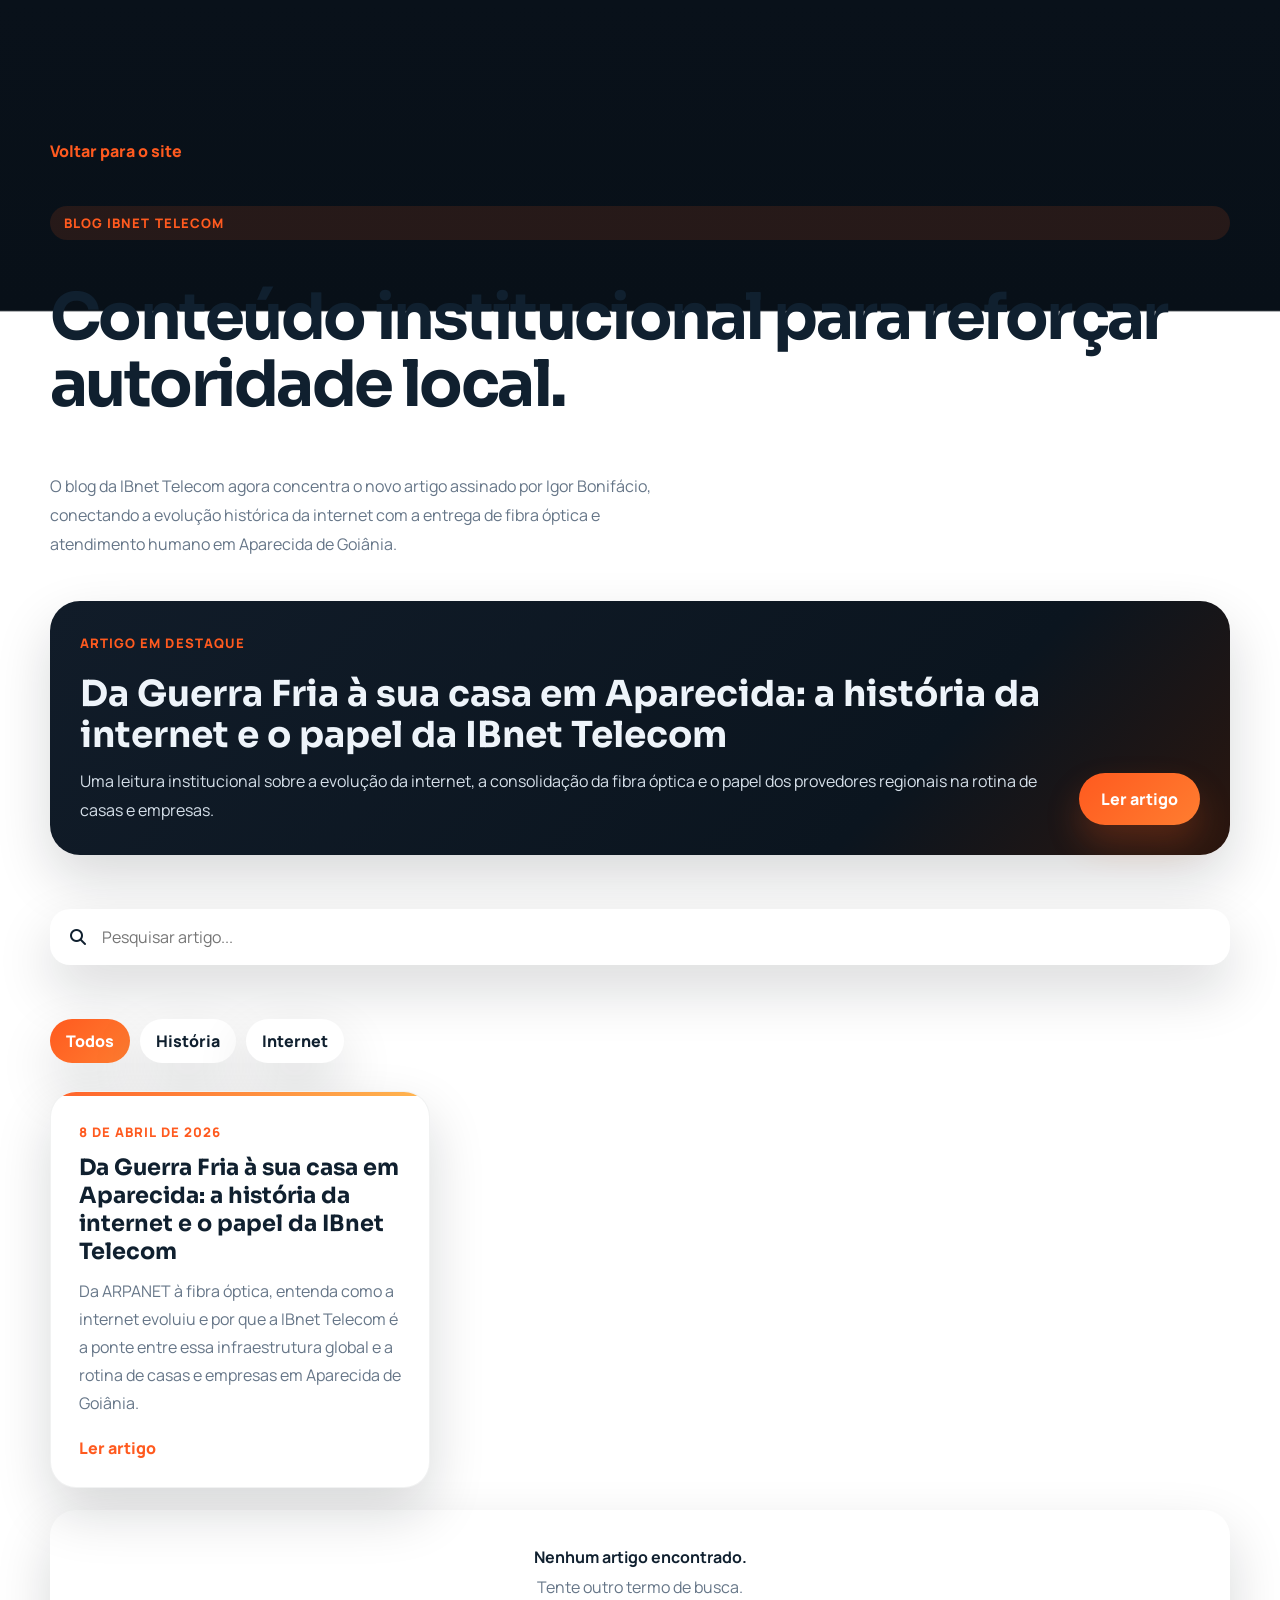
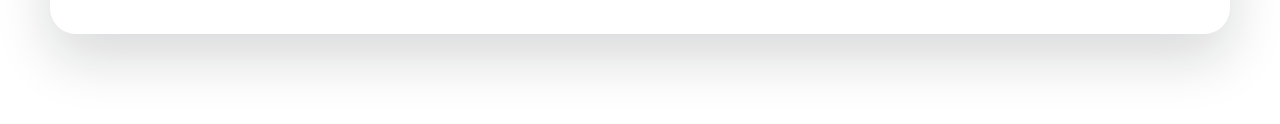
<file: blog/index.html>
<!DOCTYPE html>
<html lang="pt-BR">
<head>
    <meta charset="UTF-8">
    <meta name="viewport" content="width=device-width, initial-scale=1.0">
    <title>Blog IBnet Telecom</title>
    <meta name="description" content="Artigo da IBnet Telecom sobre a história da internet, da ARPANET à fibra óptica, e seu impacto em Aparecida de Goiânia.">
    <link rel="preconnect" href="https://fonts.googleapis.com">
    <link rel="preconnect" href="https://fonts.gstatic.com" crossorigin>
    <link href="https://fonts.googleapis.com/css2?family=Manrope:wght@400;500;600;700;800&family=Sora:wght@600;700;800&display=swap" rel="stylesheet">
    <link rel="stylesheet" href="https://cdnjs.cloudflare.com/ajax/libs/font-awesome/6.5.2/css/all.min.css">
    <link rel="stylesheet" href="../styles.css">
</head>
<body>
    <div class="page-bg"></div>

    <main class="blog-shell">
        <div class="container">
            <section class="blog-hero blog-stage-two">
                <a href="../index.html" class="article-back">Voltar para o site</a>
                <span class="eyebrow">Blog IBnet Telecom</span>
                <h1 class="blog-title">Conteúdo institucional para reforçar autoridade local.</h1>
                <p class="blog-intro">O blog da IBnet Telecom agora concentra o novo artigo assinado por Igor Bonifácio, conectando a evolução histórica da internet com a entrega de fibra óptica e atendimento humano em Aparecida de Goiânia.</p>

                <div class="blog-featured-card">
                    <div>
                        <span class="blog-meta">Artigo em destaque</span>
                        <h2>Da Guerra Fria à sua casa em Aparecida: a história da internet e o papel da IBnet Telecom</h2>
                        <p>Uma leitura institucional sobre a evolução da internet, a consolidação da fibra óptica e o papel dos provedores regionais na rotina de casas e empresas.</p>
                    </div>
                    <a href="da-guerra-fria-a-sua-casa-em-aparecida.html" class="btn btn-primary">Ler artigo</a>
                </div>

                <div class="blog-toolbar">
                    <div class="blog-search">
                        <i class="fas fa-search"></i>
                        <input type="search" id="blogSearch" placeholder="Pesquisar artigo...">
                    </div>
                    <div class="blog-filters">
                        <button type="button" class="blog-chip active" data-blog-filter="all">Todos</button>
                        <button type="button" class="blog-chip" data-blog-filter="historia">História</button>
                        <button type="button" class="blog-chip" data-blog-filter="internet">Internet</button>
                    </div>
                </div>
            </section>

            <section class="blog-list blog-stage-grid" id="blogList">
                <article class="blog-card" data-category="historia" data-title="Da Guerra Fria à sua casa em Aparecida: a história da internet e o papel da IBnet Telecom" data-keywords="internet arpanet tcp ip web fibra óptica aparecida de goiania ibnet telecom igor bonifacio historia">
                    <span class="blog-meta">8 de abril de 2026</span>
                    <h2>Da Guerra Fria à sua casa em Aparecida: a história da internet e o papel da IBnet Telecom</h2>
                    <p>Da ARPANET à fibra óptica, entenda como a internet evoluiu e por que a IBnet Telecom é a ponte entre essa infraestrutura global e a rotina de casas e empresas em Aparecida de Goiânia.</p>
                    <a href="da-guerra-fria-a-sua-casa-em-aparecida.html">Ler artigo</a>
                </article>
            </section>

            <div class="blog-empty-state" id="blogEmptyState" hidden>
                <strong>Nenhum artigo encontrado.</strong>
                <span>Tente outro termo de busca.</span>
            </div>
        </div>
    </main>

    <script src="../script.js"></script>
</body>
</html>
</file>
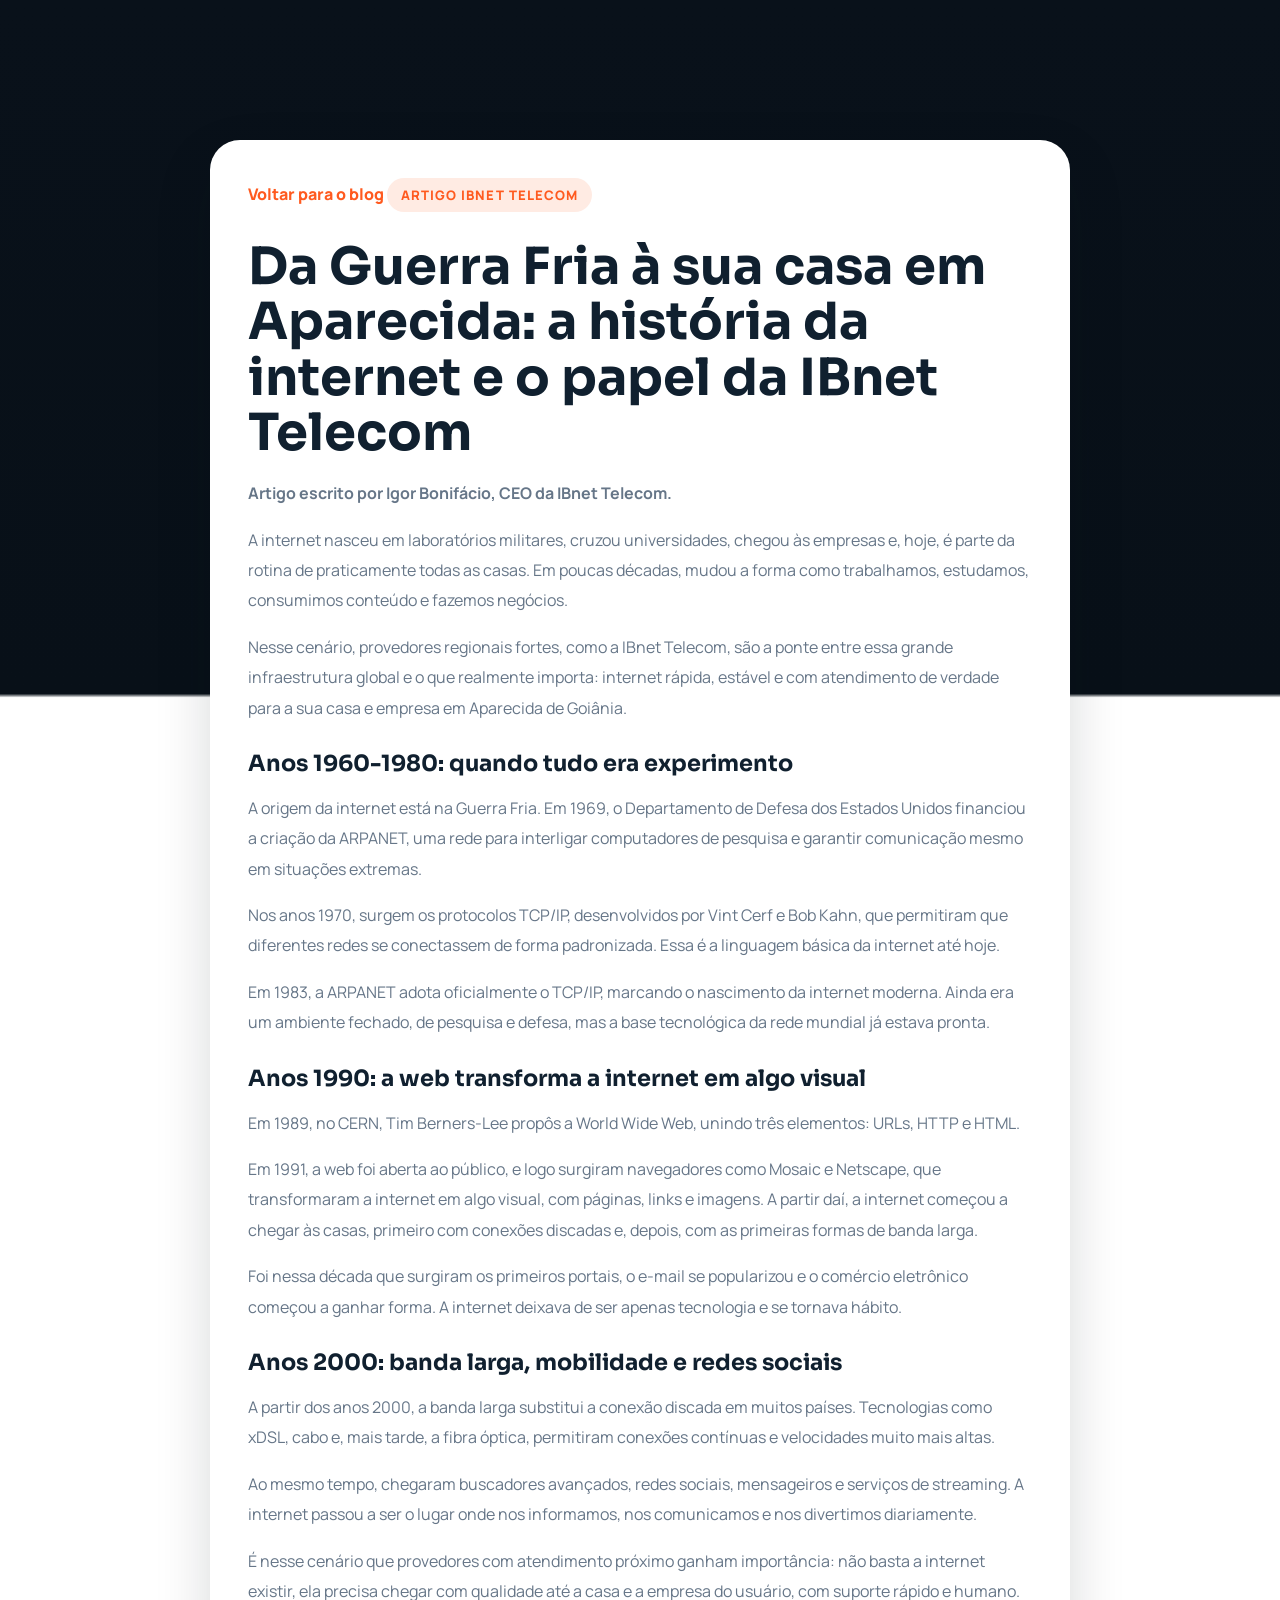
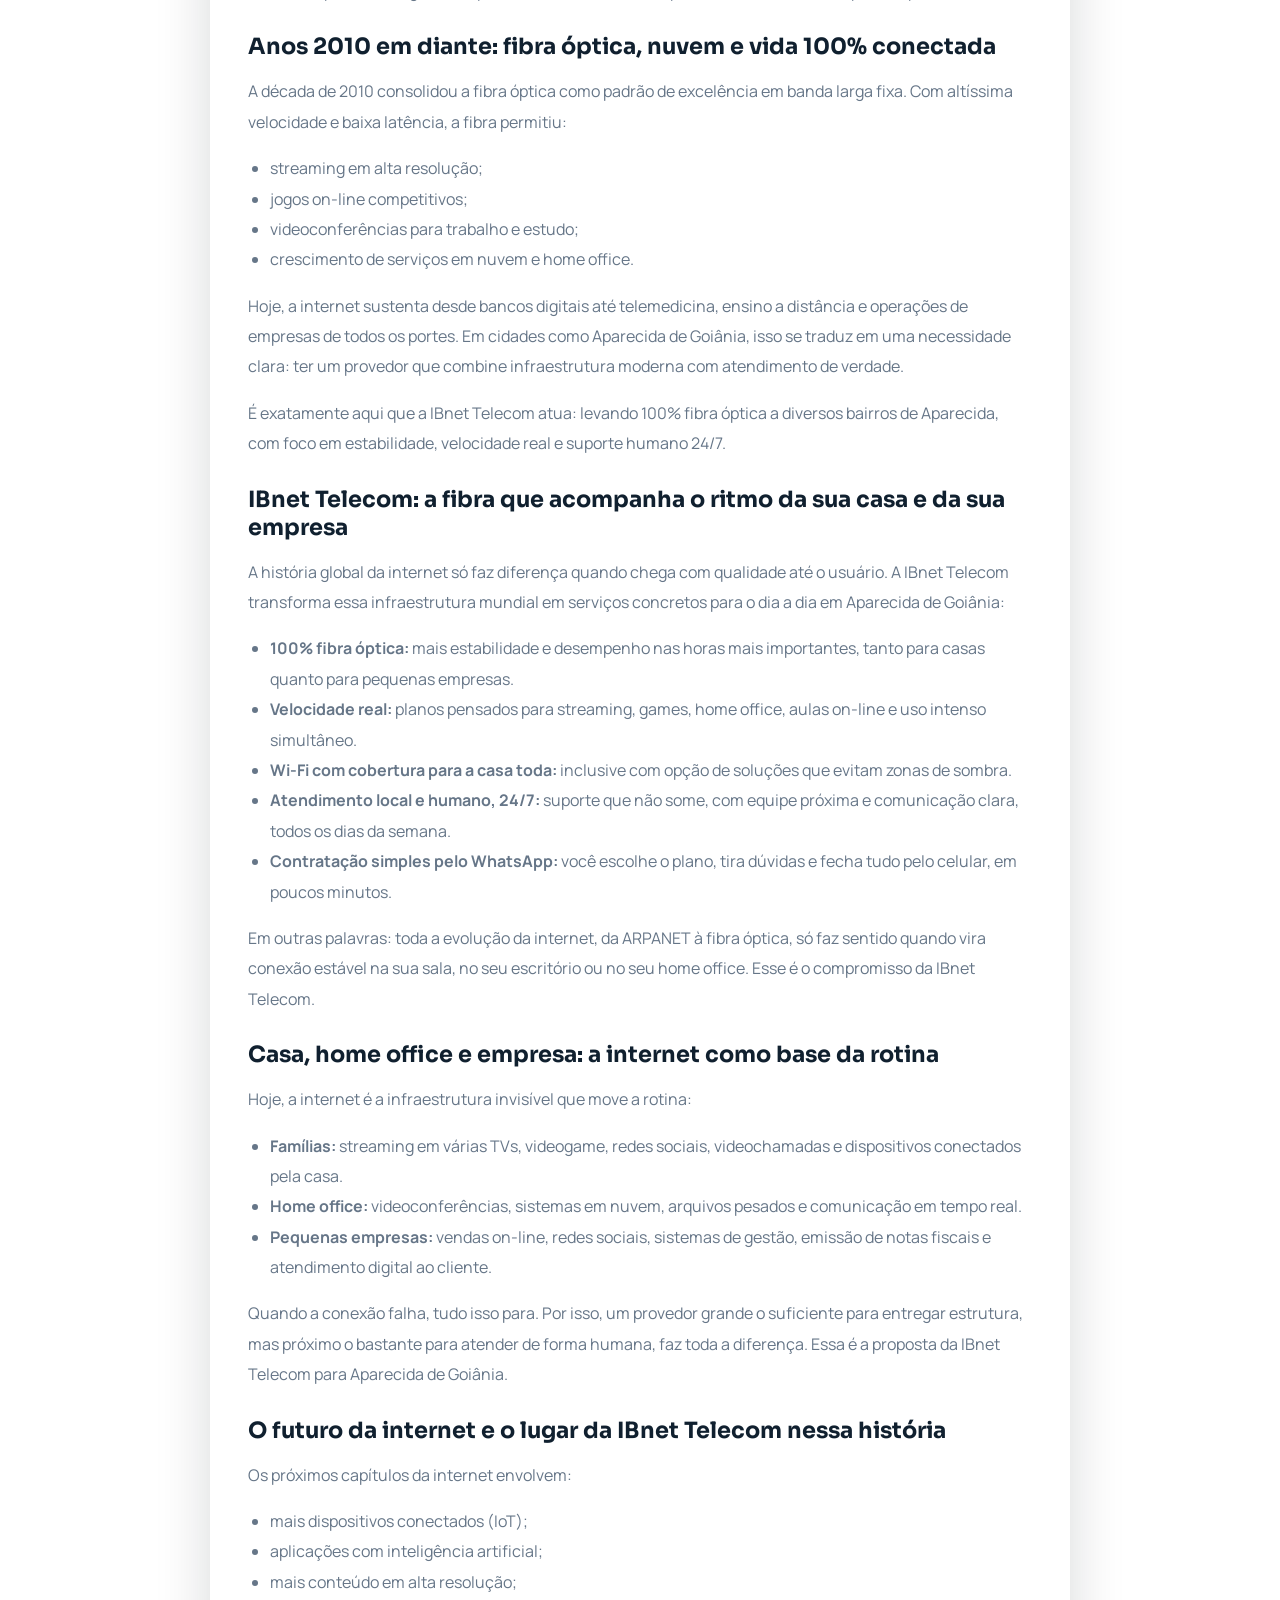
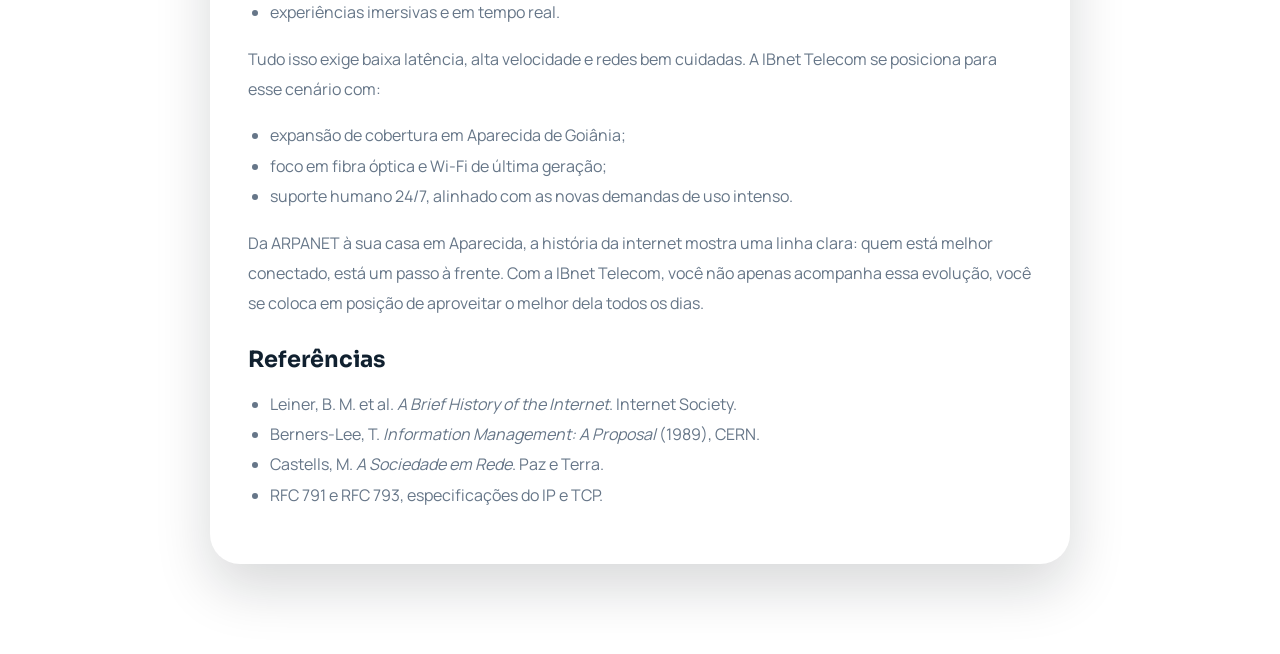
<file: blog/da-guerra-fria-a-sua-casa-em-aparecida.html>
<!DOCTYPE html>
<html lang="pt-BR">
<head>
    <meta charset="UTF-8">
    <meta name="viewport" content="width=device-width, initial-scale=1.0">
    <title>Da Guerra Fria à sua casa em Aparecida | Blog IBnet Telecom</title>
    <meta name="description" content="Artigo da IBnet Telecom sobre a história da internet, da ARPANET à fibra óptica, e como essa evolução chega à rotina de Aparecida de Goiânia.">
    <link rel="preconnect" href="https://fonts.googleapis.com">
    <link rel="preconnect" href="https://fonts.gstatic.com" crossorigin>
    <link href="https://fonts.googleapis.com/css2?family=Manrope:wght@400;500;600;700;800&family=Sora:wght@600;700;800&display=swap" rel="stylesheet">
    <link rel="stylesheet" href="../styles.css">
</head>
<body>
    <div class="page-bg"></div>

    <main class="article-shell">
        <div class="container">
            <article class="article-wrap">
                <a href="index.html" class="article-back">Voltar para o blog</a>
                <span class="eyebrow">Artigo IBnet Telecom</span>
                <h1>Da Guerra Fria à sua casa em Aparecida: a história da internet e o papel da IBnet Telecom</h1>
                <p><strong>Artigo escrito por Igor Bonifácio, CEO da IBnet Telecom.</strong></p>
                <p>A internet nasceu em laboratórios militares, cruzou universidades, chegou às empresas e, hoje, é parte da rotina de praticamente todas as casas. Em poucas décadas, mudou a forma como trabalhamos, estudamos, consumimos conteúdo e fazemos negócios.</p>
                <p>Nesse cenário, provedores regionais fortes, como a IBnet Telecom, são a ponte entre essa grande infraestrutura global e o que realmente importa: internet rápida, estável e com atendimento de verdade para a sua casa e empresa em Aparecida de Goiânia.</p>

                <h2>Anos 1960-1980: quando tudo era experimento</h2>
                <p>A origem da internet está na Guerra Fria. Em 1969, o Departamento de Defesa dos Estados Unidos financiou a criação da ARPANET, uma rede para interligar computadores de pesquisa e garantir comunicação mesmo em situações extremas.</p>
                <p>Nos anos 1970, surgem os protocolos TCP/IP, desenvolvidos por Vint Cerf e Bob Kahn, que permitiram que diferentes redes se conectassem de forma padronizada. Essa é a linguagem básica da internet até hoje.</p>
                <p>Em 1983, a ARPANET adota oficialmente o TCP/IP, marcando o nascimento da internet moderna. Ainda era um ambiente fechado, de pesquisa e defesa, mas a base tecnológica da rede mundial já estava pronta.</p>

                <h2>Anos 1990: a web transforma a internet em algo visual</h2>
                <p>Em 1989, no CERN, Tim Berners-Lee propôs a World Wide Web, unindo três elementos: URLs, HTTP e HTML.</p>
                <p>Em 1991, a web foi aberta ao público, e logo surgiram navegadores como Mosaic e Netscape, que transformaram a internet em algo visual, com páginas, links e imagens. A partir daí, a internet começou a chegar às casas, primeiro com conexões discadas e, depois, com as primeiras formas de banda larga.</p>
                <p>Foi nessa década que surgiram os primeiros portais, o e-mail se popularizou e o comércio eletrônico começou a ganhar forma. A internet deixava de ser apenas tecnologia e se tornava hábito.</p>

                <h2>Anos 2000: banda larga, mobilidade e redes sociais</h2>
                <p>A partir dos anos 2000, a banda larga substitui a conexão discada em muitos países. Tecnologias como xDSL, cabo e, mais tarde, a fibra óptica, permitiram conexões contínuas e velocidades muito mais altas.</p>
                <p>Ao mesmo tempo, chegaram buscadores avançados, redes sociais, mensageiros e serviços de streaming. A internet passou a ser o lugar onde nos informamos, nos comunicamos e nos divertimos diariamente.</p>
                <p>É nesse cenário que provedores com atendimento próximo ganham importância: não basta a internet existir, ela precisa chegar com qualidade até a casa e a empresa do usuário, com suporte rápido e humano.</p>

                <h2>Anos 2010 em diante: fibra óptica, nuvem e vida 100% conectada</h2>
                <p>A década de 2010 consolidou a fibra óptica como padrão de excelência em banda larga fixa. Com altíssima velocidade e baixa latência, a fibra permitiu:</p>
                <ul>
                    <li>streaming em alta resolução;</li>
                    <li>jogos on-line competitivos;</li>
                    <li>videoconferências para trabalho e estudo;</li>
                    <li>crescimento de serviços em nuvem e home office.</li>
                </ul>
                <p>Hoje, a internet sustenta desde bancos digitais até telemedicina, ensino a distância e operações de empresas de todos os portes. Em cidades como Aparecida de Goiânia, isso se traduz em uma necessidade clara: ter um provedor que combine infraestrutura moderna com atendimento de verdade.</p>
                <p>É exatamente aqui que a IBnet Telecom atua: levando 100% fibra óptica a diversos bairros de Aparecida, com foco em estabilidade, velocidade real e suporte humano 24/7.</p>

                <h2>IBnet Telecom: a fibra que acompanha o ritmo da sua casa e da sua empresa</h2>
                <p>A história global da internet só faz diferença quando chega com qualidade até o usuário. A IBnet Telecom transforma essa infraestrutura mundial em serviços concretos para o dia a dia em Aparecida de Goiânia:</p>
                <ul>
                    <li><strong>100% fibra óptica:</strong> mais estabilidade e desempenho nas horas mais importantes, tanto para casas quanto para pequenas empresas.</li>
                    <li><strong>Velocidade real:</strong> planos pensados para streaming, games, home office, aulas on-line e uso intenso simultâneo.</li>
                    <li><strong>Wi-Fi com cobertura para a casa toda:</strong> inclusive com opção de soluções que evitam zonas de sombra.</li>
                    <li><strong>Atendimento local e humano, 24/7:</strong> suporte que não some, com equipe próxima e comunicação clara, todos os dias da semana.</li>
                    <li><strong>Contratação simples pelo WhatsApp:</strong> você escolhe o plano, tira dúvidas e fecha tudo pelo celular, em poucos minutos.</li>
                </ul>
                <p>Em outras palavras: toda a evolução da internet, da ARPANET à fibra óptica, só faz sentido quando vira conexão estável na sua sala, no seu escritório ou no seu home office. Esse é o compromisso da IBnet Telecom.</p>

                <h2>Casa, home office e empresa: a internet como base da rotina</h2>
                <p>Hoje, a internet é a infraestrutura invisível que move a rotina:</p>
                <ul>
                    <li><strong>Famílias:</strong> streaming em várias TVs, videogame, redes sociais, videochamadas e dispositivos conectados pela casa.</li>
                    <li><strong>Home office:</strong> videoconferências, sistemas em nuvem, arquivos pesados e comunicação em tempo real.</li>
                    <li><strong>Pequenas empresas:</strong> vendas on-line, redes sociais, sistemas de gestão, emissão de notas fiscais e atendimento digital ao cliente.</li>
                </ul>
                <p>Quando a conexão falha, tudo isso para. Por isso, um provedor grande o suficiente para entregar estrutura, mas próximo o bastante para atender de forma humana, faz toda a diferença. Essa é a proposta da IBnet Telecom para Aparecida de Goiânia.</p>

                <h2>O futuro da internet e o lugar da IBnet Telecom nessa história</h2>
                <p>Os próximos capítulos da internet envolvem:</p>
                <ul>
                    <li>mais dispositivos conectados (IoT);</li>
                    <li>aplicações com inteligência artificial;</li>
                    <li>mais conteúdo em alta resolução;</li>
                    <li>experiências imersivas e em tempo real.</li>
                </ul>
                <p>Tudo isso exige baixa latência, alta velocidade e redes bem cuidadas. A IBnet Telecom se posiciona para esse cenário com:</p>
                <ul>
                    <li>expansão de cobertura em Aparecida de Goiânia;</li>
                    <li>foco em fibra óptica e Wi-Fi de última geração;</li>
                    <li>suporte humano 24/7, alinhado com as novas demandas de uso intenso.</li>
                </ul>
                <p>Da ARPANET à sua casa em Aparecida, a história da internet mostra uma linha clara: quem está melhor conectado, está um passo à frente. Com a IBnet Telecom, você não apenas acompanha essa evolução, você se coloca em posição de aproveitar o melhor dela todos os dias.</p>

                <h2>Referências</h2>
                <ul>
                    <li>Leiner, B. M. et al. <em>A Brief History of the Internet</em>. Internet Society.</li>
                    <li>Berners-Lee, T. <em>Information Management: A Proposal</em> (1989), CERN.</li>
                    <li>Castells, M. <em>A Sociedade em Rede</em>. Paz e Terra.</li>
                    <li>RFC 791 e RFC 793, especificações do IP e TCP.</li>
                </ul>
            </article>
        </div>
    </main>
</body>
</html>
</file>
<file: styles.css>
:root{--bg:#081018;--bg2:#0f1822;--surface:#fff;--soft:#f4f7fb;--soft2:#eef2f7;--text:#10202f;--textInv:#eef4fa;--muted:#667688;--mutedInv:#b6c1cb;--primary:#ff5a1f;--primaryDark:#d94712;--accent:#ffb247;--success:#1fcf89;--line:rgba(16,32,47,.1);--lineInv:rgba(255,255,255,.1);--shadow:0 24px 55px rgba(10,18,27,.16);--radius:24px;--radiusSm:16px;--container:1180px;--tr:.22s ease}*{box-sizing:border-box}html{scroll-behavior:smooth}body{margin:0;font-family:'Manrope',sans-serif;color:var(--text);background:linear-gradient(180deg,#09111a 0,#081018 24%,#fff 24.1%,#fff 100%)}body.menu-open{overflow:hidden}a{text-decoration:none;color:inherit}img{max-width:100%;display:block}button,input,select,textarea{font:inherit}.container{width:min(var(--container),calc(100% - 40px));margin:0 auto}.page-bg{position:fixed;inset:0;pointer-events:none;background:radial-gradient(circle at top left,rgba(255,90,31,.18),transparent 28%),radial-gradient(circle at top right,rgba(255,178,71,.12),transparent 22%);z-index:-1}.section{padding:92px 0}.section-dark{background:linear-gradient(180deg,#081018,#0d1722);color:var(--textInv)}.section-soft{background:linear-gradient(180deg,var(--soft),var(--soft2))}.section-accent{padding:0 0 40px}.eyebrow{display:inline-flex;padding:8px 14px;border-radius:999px;background:rgba(255,90,31,.12);color:var(--primary);font-size:.82rem;font-weight:800;letter-spacing:.08em;text-transform:uppercase}.hero .eyebrow,.section-dark .eyebrow,.cta-band .eyebrow{background:rgba(255,255,255,.08);color:#ffd2bd}.section-heading{max-width:760px;margin:0 auto 48px;text-align:center}.align-left{text-align:left;margin:0}.section-heading h2,.hero h1,.contact-form-card h3,.cta-band h2{margin:18px 0 14px;font-family:'Sora',sans-serif;letter-spacing:-.04em;line-height:1.03}.section-heading h2{font-size:clamp(2rem,4vw,3.2rem)}.section-heading p,.hero-text,.plan-description,.benefit-card p,.testimonial-card p,.contact-form-card p,.faq-answer p{line-height:1.75;color:var(--muted)}.section-dark .section-heading p,.section-dark .benefit-card p,.section-dark .faq-answer p,.cta-band p{color:var(--mutedInv)}.header{position:sticky;top:0;z-index:50;background:rgba(8,16,24,.74);backdrop-filter:blur(16px);border-bottom:1px solid rgba(255,255,255,.08)}.header.scrolled{background:rgba(8,16,24,.92)}.navbar{display:flex;align-items:center;justify-content:space-between;gap:24px;min-height:92px}.logo,.footer-logo{height:72px;width:auto}.nav-panel{display:flex;align-items:center;justify-content:space-between;gap:28px;flex:1}.nav-menu{display:flex;gap:28px;list-style:none;margin:0;padding:0}.nav-link{color:rgba(238,244,250,.94);font-weight:700;position:relative}.nav-link:after{content:'';position:absolute;left:0;bottom:-8px;width:100%;height:2px;background:linear-gradient(90deg,var(--primary),var(--accent));transform:scaleX(0);transform-origin:left;transition:transform var(--tr)}.nav-link:hover:after{transform:scaleX(1)}.nav-actions{display:flex;align-items:center;gap:12px}.phone-btn{display:inline-flex;align-items:center;gap:10px;color:var(--textInv);font-weight:800}.btn{display:inline-flex;align-items:center;justify-content:center;gap:10px;min-height:52px;padding:0 22px;border:none;border-radius:999px;font-weight:800;cursor:pointer;transition:transform var(--tr),background var(--tr),color var(--tr),border-color var(--tr),box-shadow var(--tr)}.btn:hover{transform:translateY(-2px)}.btn-primary{background:linear-gradient(135deg,var(--primary),#ff7d30);color:#fff;box-shadow:0 18px 35px rgba(255,90,31,.24)}.btn-primary:hover{background:linear-gradient(135deg,#ff6d35,var(--primaryDark))}.btn-secondary{background:transparent;border:1px solid rgba(255,255,255,.18);color:var(--textInv)}.section:not(.section-dark) .btn-secondary,.contact-cta-box .btn-secondary{border-color:var(--line);color:var(--text)}.btn-light{background:#fff;color:var(--text)}.btn.full{width:100%}.hamburger{display:none;width:52px;height:52px;border-radius:16px;border:1px solid rgba(255,255,255,.16);background:transparent;align-items:center;justify-content:center;flex-direction:column;gap:5px}.hamburger span{display:block;width:22px;height:2px;background:#fff;transition:transform var(--tr),opacity var(--tr)}.hamburger.active span:nth-child(1){transform:translateY(7px) rotate(45deg)}.hamburger.active span:nth-child(2){opacity:0}.hamburger.active span:nth-child(3){transform:translateY(-7px) rotate(-45deg)}.hero{padding:56px 0 78px;color:var(--textInv)}.hero-grid{display:grid;grid-template-columns:minmax(0,1.15fr) minmax(360px,.85fr);gap:36px;align-items:center}.hero h1{font-size:clamp(2.8rem,6vw,5.2rem);max-width:11ch}.hero-text{max-width:60ch;color:#d1dbe5;font-size:1.08rem}.hero-proof{display:grid;grid-template-columns:repeat(3,1fr);gap:14px;margin:34px 0 28px}.proof-card{padding:18px;border-radius:22px;background:rgba(255,255,255,.08);border:1px solid rgba(255,255,255,.08)}.proof-card strong{display:block;margin-bottom:8px}.proof-card span{font-size:.92rem;line-height:1.55;color:var(--mutedInv)}.hero-actions{display:flex;flex-wrap:wrap;gap:14px;margin-bottom:24px}.hero-tags{display:flex;flex-wrap:wrap;gap:14px 20px;list-style:none;padding:0;margin:0;color:#dce4ee}.hero-tags li{display:inline-flex;align-items:center;gap:8px;font-weight:700}.hero-tags i{color:var(--success)}.hero-panel{position:relative;min-height:560px;border-radius:32px;background:linear-gradient(180deg,rgba(255,255,255,.1),rgba(255,255,255,.04));border:1px solid rgba(255,255,255,.1);overflow:hidden;box-shadow:0 30px 70px rgba(0,0,0,.22)}.signal-rings,.signal-rings:before,.signal-rings:after{position:absolute;border:1px solid rgba(255,255,255,.22);border-radius:50%}.signal-rings{width:340px;height:340px;top:110px;left:50%;transform:translateX(-50%)}.signal-rings:before,.signal-rings:after{content:'';inset:-28px}.signal-rings:after{inset:-56px}.speed-card{position:absolute;inset:50% auto auto 50%;transform:translate(-50%,-50%);width:min(340px,calc(100% - 56px));padding:34px 28px;text-align:center;border-radius:28px;background:linear-gradient(180deg,#fff,#f8fbfd);color:var(--text);box-shadow:var(--shadow)}.speed-kicker{display:inline-block;margin-bottom:12px;color:var(--primary);font-size:.8rem;font-weight:800;letter-spacing:.09em;text-transform:uppercase}.speed-text{display:block;font-family:'Sora',sans-serif;font-size:clamp(2.6rem,8vw,4.6rem);line-height:1;color:var(--primary)}.speed-label{display:block;margin-top:12px;line-height:1.6;color:var(--muted)}.floating-metric{position:absolute;max-width:190px;padding:16px 18px;border-radius:20px;background:rgba(8,16,24,.85);border:1px solid rgba(255,255,255,.1);color:var(--textInv)}.floating-metric span{display:block;font-size:.84rem;color:var(--mutedInv)}.floating-metric strong{display:block;margin-top:6px;font-size:1.1rem}.metric-top{top:42px;right:24px}.metric-bottom{left:24px;bottom:28px}.stats-bar{margin-top:-16px;padding-bottom:40px}.stats-grid,.benefits-grid,.testimonials-grid,.plans-grid,.addons{display:grid;gap:18px}.stats-grid{grid-template-columns:repeat(3,1fr)}.benefits-grid{grid-template-columns:repeat(4,1fr)}.testimonials-grid{grid-template-columns:repeat(3,1fr)}.plans-grid{grid-template-columns:repeat(3,1fr);gap:22px}.addons{grid-template-columns:repeat(2,1fr);margin-top:26px}.stat-item,.plan-card,.testimonial-card,.coverage-panel,.contact-card,.contact-form-card,.addon-card{background:#fff;border-radius:26px;box-shadow:var(--shadow)}.stat-item{padding:24px}.stat-item strong{display:block;margin-bottom:10px;font-size:1.15rem}.stat-item span{color:var(--muted);line-height:1.65}.benefit-card{padding:28px;border-radius:26px;background:rgba(255,255,255,.06);border:1px solid rgba(255,255,255,.08)}.benefit-icon{width:56px;height:56px;display:grid;place-items:center;margin-bottom:20px;border-radius:18px;background:linear-gradient(135deg,var(--primary),#ff8742);color:#fff;font-size:1.3rem}.benefit-card h3{margin:0 0 12px;font-family:'Sora',sans-serif;font-size:1.28rem}.plan-card{position:relative;padding:30px;border:1px solid var(--line);transition:transform var(--tr),box-shadow var(--tr),border-color var(--tr)}.plan-card:hover{transform:translateY(-6px);box-shadow:0 24px 44px rgba(16,28,39,.14);border-color:rgba(255,90,31,.35)}.plan-card.featured{background:linear-gradient(180deg,#fff8f3,#fff);border-color:rgba(255,90,31,.42);transform:translateY(-12px)}.featured-seal{position:absolute;top:18px;right:18px;padding:9px 12px;border-radius:999px;background:rgba(255,90,31,.12);color:var(--primary);font-size:.76rem;font-weight:800;letter-spacing:.08em;text-transform:uppercase}.plan-line{color:var(--primary);font-size:.8rem;font-weight:800;letter-spacing:.08em;text-transform:uppercase}.plan-card h3{margin:14px 0 12px;font-family:'Sora',sans-serif;font-size:2.2rem;letter-spacing:-.05em}.plan-price{display:flex;align-items:baseline;gap:8px;margin:26px 0}.plan-price small,.plan-price span{color:var(--muted);font-weight:700}.plan-price strong{font-family:'Sora',sans-serif;font-size:2.8rem;line-height:1;letter-spacing:-.05em}.plan-list{list-style:none;padding:0;margin:0 0 28px;display:grid;gap:12px}.plan-list li{position:relative;padding-left:30px;color:var(--muted);line-height:1.6}.plan-list li:before{content:'\f058';font-family:'Font Awesome 6 Free';font-weight:900;position:absolute;left:0;top:1px;color:var(--success)}.addon-card{display:flex;align-items:center;gap:18px;padding:24px;background:linear-gradient(180deg,#111d29,#0b151f);color:var(--textInv)}.addon-card i{width:54px;height:54px;display:grid;place-items:center;border-radius:18px;background:linear-gradient(135deg,var(--primary),#ff8e45);font-size:1.2rem}.addon-card div{flex:1}.addon-card strong{display:block;margin-bottom:6px}.addon-card span{color:var(--mutedInv);line-height:1.55}.cta-band{display:flex;align-items:center;justify-content:space-between;gap:24px;padding:34px 40px;border-radius:28px;color:var(--textInv);background:linear-gradient(135deg,#121f2d,#0b151f 60%,#1b0f0a 100%);box-shadow:0 30px 70px rgba(0,0,0,.22)}.cta-band p{margin:0}.coverage-layout,.contact-layout,.faq-layout{display:grid;grid-template-columns:minmax(0,1.1fr) minmax(320px,.9fr);gap:24px}.coverage-map-wrap{padding:12px;border-radius:30px;background:#fff;box-shadow:var(--shadow)}.coverage-map{height:560px;border-radius:22px}.coverage-panel{padding:28px}.coverage-panel-header{display:flex;justify-content:space-between;align-items:flex-start;gap:12px;margin-bottom:18px}.coverage-panel-header h3,.footer h4{margin:0;font-family:'Sora',sans-serif}.coverage-panel-header a{color:var(--primary);font-weight:800}.coverage-list{list-style:none;padding:0;margin:0;display:grid;gap:10px;max-height:460px;overflow:auto}.coverage-list li{padding:14px 16px;border-radius:16px;background:var(--soft);cursor:pointer;transition:background var(--tr),transform var(--tr);font-weight:700}.coverage-list li:hover{background:rgba(255,90,31,.12);transform:translateX(4px)}.testimonial-card,.contact-card,.contact-form-card{padding:28px}.stars{display:flex;gap:6px;color:#ffb400;margin-bottom:16px}.testimonial-card p{margin:0 0 20px}.testimonial-card strong{display:block;margin-bottom:4px}.testimonial-card span,.contact-card span,.footer p,.footer li,.footer a{color:var(--muted)}.faq-list{display:grid;gap:14px}.faq-item{border-radius:20px;border:1px solid rgba(255,255,255,.08);background:rgba(255,255,255,.04);overflow:hidden}.faq-question{width:100%;display:flex;align-items:center;justify-content:space-between;gap:20px;padding:22px 24px;border:none;background:transparent;color:var(--textInv);text-align:left;font-weight:800;cursor:pointer}.faq-question i{transition:transform var(--tr)}.faq-answer{display:none;padding:0 24px 22px}.faq-item.active .faq-answer{display:block}.faq-item.active .faq-question i{transform:rotate(45deg)}.contact-column{display:grid;gap:16px}.contact-card{display:flex;align-items:center;gap:18px}.contact-card i{width:56px;height:56px;display:grid;place-items:center;border-radius:18px;background:linear-gradient(135deg,var(--primary),#ff8b49);color:#fff;font-size:1.2rem}.contact-card strong{display:block;margin-bottom:6px}.contact-cta-box{padding:26px;border-radius:26px;background:linear-gradient(180deg,#0e1823,#0a131c);color:var(--textInv);box-shadow:0 30px 70px rgba(0,0,0,.22)}.contact-cta-box .btn+.btn{margin-top:12px}.finance-qr{width:180px;margin:20px auto 0;border-radius:18px;background:#fff;padding:10px}.contact-form-card h3{font-size:2rem}.form-grid{display:grid;grid-template-columns:repeat(2,1fr);gap:14px}.form-group{display:grid;gap:10px;margin-bottom:18px}.form-group label{font-size:.95rem;font-weight:800}.form-group input,.form-group select,.form-group textarea{width:100%;padding:16px 18px;border-radius:16px;border:1px solid var(--line);background:#fbfcfd;color:var(--text)}.form-group input:focus,.form-group select:focus,.form-group textarea:focus{outline:none;border-color:rgba(255,90,31,.4);box-shadow:0 0 0 4px rgba(255,90,31,.12);background:#fff}.footer{background:#081018;color:var(--textInv);padding-top:40px}.footer-content{display:grid;grid-template-columns:1.2fr .9fr .9fr .8fr;gap:20px;padding-bottom:30px}.footer ul{list-style:none;padding:0;margin:0}.footer-bottom{padding:18px 0 32px;border-top:1px solid rgba(255,255,255,.08);color:#c7d1db}.social-links{display:flex;gap:12px}.social-links a{width:44px;height:44px;display:grid;place-items:center;border-radius:14px;background:rgba(255,255,255,.08)}.floating-whatsapp{position:fixed;right:18px;bottom:18px;z-index:60;display:inline-flex;align-items:center;gap:10px;padding:14px 18px;border-radius:999px;background:linear-gradient(135deg,#1db954,#0fb964);color:#fff;font-weight:800;box-shadow:0 20px 40px rgba(13,117,55,.35)}.reveal{opacity:1;transform:none}.reveal.is-visible{opacity:1;transform:none}@media (max-width:1120px){.hero-grid,.coverage-layout,.contact-layout,.faq-layout,.footer-content{grid-template-columns:1fr}.benefits-grid,.stats-grid,.plans-grid,.addons,.testimonials-grid{grid-template-columns:repeat(2,1fr)}.hero-panel{min-height:500px}}@media (max-width:920px){.hamburger{display:inline-flex}.nav-panel{position:fixed;top:92px;left:20px;right:20px;display:none;flex-direction:column;align-items:stretch;padding:22px;border-radius:24px;background:rgba(8,16,24,.96);border:1px solid rgba(255,255,255,.08);box-shadow:0 30px 70px rgba(0,0,0,.22)}.nav-panel.active{display:flex}.nav-menu,.nav-actions{flex-direction:column}.nav-menu{align-items:flex-start;gap:18px}.nav-actions{align-items:stretch;width:100%}.phone-btn{justify-content:center}.hero-proof,.benefits-grid,.plans-grid,.stats-grid,.addons,.form-grid,.testimonials-grid{grid-template-columns:1fr}.cta-band{flex-direction:column;align-items:flex-start}.hero-panel{min-height:460px}}@media (max-width:640px){.section{padding:76px 0}.navbar{min-height:84px}.logo,.footer-logo{height:62px}.hero{padding-top:30px}.hero h1{max-width:100%}.hero-actions,.hero-tags{flex-direction:column;align-items:stretch}.hero-panel{min-height:420px}.speed-card{width:calc(100% - 40px);padding:28px 22px}.floating-metric{max-width:150px;padding:12px 14px}.floating-whatsapp span{display:none}}.coverage-map{position:relative;overflow:hidden;background:linear-gradient(135deg,#0e1823,#132131)}.coverage-map-fallback{position:absolute;inset:0;display:flex;flex-direction:column;align-items:flex-start;justify-content:flex-end;gap:14px;padding:32px;background:linear-gradient(180deg,rgba(6,12,18,.14),rgba(6,12,18,.82));color:#fff}.coverage-map-fallback strong{font-family:"Sora",sans-serif;font-size:1.8rem;line-height:1.1}.coverage-map-fallback span{max-width:34ch;line-height:1.7;color:#d6e0ea}
.hero h1{font-size:clamp(2.45rem,5vw,4.6rem);max-width:10.5ch;line-height:1.02}.hero-outline-btn{background:rgba(255,255,255,.04)}.interactive-panel{transition:transform .3s ease,box-shadow .3s ease}.interactive-panel:hover{transform:translateY(-6px);box-shadow:0 34px 80px rgba(0,0,0,.28)}.premium-card{transition:transform .28s ease,box-shadow .28s ease}.interactive-panel:hover .premium-card{transform:translate(-50%,-50%) scale(1.04);box-shadow:0 30px 70px rgba(16,28,39,.2)}.speed-features{display:grid;gap:10px;margin-top:16px}.speed-features span{display:flex;align-items:center;justify-content:center;gap:8px;font-size:.92rem;font-weight:700;color:var(--muted)}
.contact-secondary{color:#fff!important;border-color:rgba(255,255,255,.24)!important;background:rgba(255,255,255,.08)!important}.contact-secondary:hover{background:rgba(255,255,255,.16)!important}.finance-qr{width:180px;height:180px;object-fit:contain;display:block;margin:20px auto 0;border-radius:18px;background:#fff;padding:10px}@media (max-width:920px){.blog-preview-grid{grid-template-columns:1fr}.blog-actions{flex-direction:column;align-items:flex-start}.finance-qr{width:150px;height:150px}}
.blog-preview-grid{display:grid;grid-template-columns:repeat(3,1fr);gap:20px}.blog-preview-card{padding:28px;border-radius:26px;background:#fff;box-shadow:var(--shadow)}.blog-meta{display:inline-block;margin-bottom:12px;color:var(--primary);font-size:.82rem;font-weight:800;text-transform:uppercase;letter-spacing:.08em}.blog-preview-card h3{margin:0 0 12px;font-family:"Sora",sans-serif;font-size:1.42rem;line-height:1.25}.blog-preview-card p{margin:0 0 18px;color:var(--muted);line-height:1.75}.blog-preview-card a{font-weight:800;color:var(--primary)}.blog-actions{display:flex;align-items:center;gap:18px;margin-top:28px}.blog-actions span{color:var(--muted)}
.contact-cta-header{display:grid;gap:8px;margin-bottom:18px}.contact-cta-header strong{font-family:"Sora",sans-serif;font-size:1.4rem;color:var(--textInv)}.contact-cta-header span{color:var(--mutedInv);line-height:1.7}.contact-cta-actions{display:grid;gap:12px}.qr-card{display:flex;align-items:center;gap:18px;margin-top:20px;padding:18px;border-radius:22px;background:rgba(255,255,255,.08);border:1px solid rgba(255,255,255,.08)}.qr-card strong{display:block;margin-bottom:6px;color:var(--textInv)}.qr-card span{display:block;color:var(--mutedInv);line-height:1.65}
.article-shell{padding-top:140px;padding-bottom:90px;background:linear-gradient(180deg,#09111a 0,#081018 18%,#fff 18.1%,#fff 100%)}.article-wrap{max-width:860px;margin:0 auto;padding:38px;border-radius:30px;background:#fff;box-shadow:var(--shadow)}.article-wrap h1{margin:16px 0 18px;font-family:"Sora",sans-serif;font-size:clamp(2rem,4vw,3.4rem);line-height:1.08}.article-wrap p,.article-wrap li{color:var(--muted);line-height:1.9}.article-wrap h2{margin:26px 0 12px;font-family:"Sora",sans-serif;font-size:1.4rem}.article-wrap ul{padding-left:22px}.article-back{display:inline-flex;align-items:center;gap:8px;margin-bottom:18px;font-weight:800;color:var(--primary)}@media (max-width:920px){.qr-card{flex-direction:column;align-items:flex-start}.blog-list,.blog-preview-grid{grid-template-columns:1fr}.blog-actions{flex-direction:column;align-items:flex-start}.finance-qr{width:150px;height:150px}}
.blog-shell{padding-top:140px;padding-bottom:90px;background:linear-gradient(180deg,#09111a 0,#081018 18%,#fff 18.1%,#fff 100%)}.blog-hero{padding:0 0 28px}.blog-title{margin:18px 0 12px;font-family:"Sora",sans-serif;font-size:clamp(2.2rem,5vw,4rem);line-height:1.05;letter-spacing:-.04em}.blog-intro{max-width:64ch;color:var(--muted);line-height:1.8}.blog-search{display:flex;align-items:center;gap:14px;padding:16px 20px;margin:28px 0 36px;border-radius:20px;background:#fff;box-shadow:var(--shadow)}.blog-search input{flex:1;border:none;outline:none;font-size:1rem}.blog-list{display:grid;grid-template-columns:repeat(3,1fr);gap:20px}.blog-card{padding:28px;border-radius:26px;background:#fff;box-shadow:var(--shadow)}.blog-card h2{margin:0 0 12px;font-family:"Sora",sans-serif;font-size:1.4rem;line-height:1.25}.blog-card p{margin:0 0 20px;color:var(--muted);line-height:1.75}.blog-card a{font-weight:800;color:var(--primary)}
.hero h1{font-size:clamp(2.2rem,4.2vw,3.95rem)!important;max-width:11.2ch!important;line-height:1.04!important}
.hero h1{font-size:clamp(2rem,3.6vw,3.45rem)!important;max-width:12ch!important;line-height:1.06!important}.hero-text{max-width:52ch}.hero-panel{min-height:520px}.interactive-panel{cursor:default;transform-style:preserve-3d;transition:transform .18s ease,box-shadow .28s ease}.interactive-panel:hover{box-shadow:0 34px 90px rgba(0,0,0,.28)}.speed-card{transition:transform .22s ease,box-shadow .22s ease}.interactive-panel:hover .speed-card{transform:translate(-50%,-50%) scale(1.03)}.speed-features{margin-top:18px}.speed-features span{padding:10px 14px;border-radius:999px;background:#f5f7fb}.blog-home-feature{display:grid;grid-template-columns:minmax(0,1fr) auto;gap:24px;align-items:end;margin-bottom:24px;padding:30px;border-radius:30px;background:linear-gradient(135deg,#111c29,#0b151f 70%,#26140d);color:var(--textInv);box-shadow:var(--shadow)}.blog-home-feature h3{margin:12px 0 12px;font-family:"Sora",sans-serif;font-size:clamp(1.5rem,2.6vw,2.3rem);line-height:1.15}.blog-home-feature p{margin:0;color:#d6e0ea;line-height:1.8}.blog-home-chips{display:flex;flex-wrap:wrap;gap:10px;margin-top:18px}.blog-home-chips span{padding:10px 14px;border-radius:999px;background:rgba(255,255,255,.08);font-size:.88rem;font-weight:700}.contact-cta-box{display:grid;gap:18px}.contact-cta-box .btn{min-height:56px}.contact-secondary{color:#fff!important;border-color:rgba(255,255,255,.28)!important;background:rgba(255,255,255,.08)!important}.contact-secondary:hover{background:rgba(255,255,255,.16)!important}.finance-qr{width:160px;height:160px;object-fit:contain;display:block;border-radius:18px;background:#fff;padding:10px;box-shadow:0 14px 30px rgba(0,0,0,.14)}.qr-card{display:flex;align-items:center;gap:18px;padding:18px;border-radius:22px;background:rgba(255,255,255,.06)}.qr-card strong{display:block;margin-bottom:6px}.qr-card span{color:#d7e0ea;line-height:1.7}.blog-stage-two{display:grid;gap:26px}.blog-featured-card{display:grid;grid-template-columns:minmax(0,1fr) auto;gap:20px;align-items:end;padding:30px;border-radius:30px;background:linear-gradient(135deg,#111c29,#0b151f 72%,#2b160e);color:var(--textInv);box-shadow:var(--shadow)}.blog-featured-card h2{margin:10px 0 12px;font-family:"Sora",sans-serif;font-size:clamp(1.55rem,2.8vw,2.4rem);line-height:1.14}.blog-featured-card p{margin:0;color:#d6e0ea;line-height:1.8}.blog-toolbar{display:grid;gap:18px}.blog-filters{display:flex;flex-wrap:wrap;gap:10px}.blog-chip{min-height:44px;padding:0 16px;border:none;border-radius:999px;background:#fff;color:var(--text);font-weight:800;box-shadow:var(--shadow);cursor:pointer}.blog-chip.active{background:linear-gradient(135deg,var(--primary),#ff7d30);color:#fff}@media (max-width:920px){.blog-home-feature,.blog-featured-card,.qr-card{grid-template-columns:1fr}.blog-stage-grid{grid-template-columns:1fr}.blog-home-feature .btn,.blog-featured-card .btn{width:100%}}@media (max-width:640px){.hero h1{font-size:clamp(1.9rem,10vw,2.75rem)!important}.hero-panel{min-height:460px}.speed-card{padding:24px 20px}.speed-features span{font-size:.84rem}.finance-qr{width:132px;height:132px}}.blog-stage-grid{grid-template-columns:repeat(3,1fr)}.blog-card{position:relative;overflow:hidden;border:1px solid rgba(16,32,47,.06);transition:transform .2s ease,box-shadow .2s ease}.blog-card:hover{transform:translateY(-6px);box-shadow:0 28px 44px rgba(16,28,39,.14)}.blog-card:before{content:"";position:absolute;inset:0 auto auto 0;width:100%;height:4px;background:linear-gradient(90deg,var(--primary),var(--accent));opacity:.95}.blog-empty-state{display:grid;place-items:center;gap:8px;padding:36px;margin-top:22px;border-radius:26px;background:#fff;box-shadow:var(--shadow);text-align:center}.blog-empty-state span{color:var(--muted)}.premium-card-lux{display:grid;gap:16px;padding:30px 26px;background:linear-gradient(180deg,#fff,#f7fafc);border:1px solid rgba(255,90,31,.16);box-shadow:0 28px 60px rgba(13,24,36,.18)!important}.premium-card-lux .speed-text{font-size:clamp(3.4rem,8vw,5rem);line-height:.95}
.premium-mini-cta{display:inline-flex;justify-content:center;align-items:center;min-height:48px;border-radius:999px;background:linear-gradient(135deg,var(--primary),#ff7d30);color:#fff;font-weight:800}.btn-primary,.floating-whatsapp{animation:ctaPulse 3.2s ease-in-out infinite}.plan-card.featured{box-shadow:0 30px 60px rgba(255,90,31,.16)}@keyframes ctaPulse{0%,100%{box-shadow:0 18px 35px rgba(255,90,31,.24)}50%{box-shadow:0 22px 42px rgba(255,90,31,.38)}}@media (max-width:640px){.premium-grid{grid-template-columns:1fr}}
.speed-unit{display:block;font-size:1rem;letter-spacing:.18em;text-transform:uppercase;color:var(--muted);margin-top:10px}.premium-grid{grid-template-columns:repeat(2,1fr);gap:10px}.premium-grid span{display:grid;place-items:center;min-height:48px;padding:10px;border-radius:16px;background:#fff;border:1px solid rgba(16,32,47,.06);font-size:.88rem;font-weight:800}
.premium-static{transform:none!important}.premium-static:hover{box-shadow:0 26px 54px rgba(0,0,0,.2)!important}.premium-static .speed-card{transform:translate(-50%,-50%)!important}.premium-static:hover .speed-card{transform:translate(-50%,-50%)!important}.premium-card-lux{max-width:360px}.premium-card-lux .speed-label{max-width:26ch;margin:0 auto;line-height:1.65}
.premium-support-note{position:absolute;left:50%;bottom:24px;transform:translateX(-50%);display:inline-flex;align-items:center;gap:10px;padding:12px 18px;border-radius:999px;background:rgba(255,255,255,.1);border:1px solid rgba(255,255,255,.16);backdrop-filter:blur(10px);color:var(--textInv);font-weight:700;box-shadow:0 16px 30px rgba(0,0,0,.18)}.premium-support-note i{color:#6dff9d;font-size:1rem}.premium-support-note span{white-space:nowrap}
@media (max-width:640px){.premium-support-note{bottom:18px;padding:10px 14px;font-size:.88rem}.premium-support-note span{white-space:normal;text-align:center}}
.hero-trust-bar{display:flex;flex-wrap:wrap;gap:10px 12px;margin:16px 0 10px}.hero-trust-bar span{display:inline-flex;align-items:center;gap:8px;padding:10px 14px;border-radius:999px;background:rgba(255,255,255,.08);border:1px solid rgba(255,255,255,.1);color:#eef4fa;font-size:.88rem;font-weight:700}.hero-trust-bar i{color:#ffd2bd}.hero-social-proof{display:grid;grid-template-columns:repeat(3,1fr);gap:14px;margin:0 0 24px}.hero-proof-stat{padding:16px 18px;border-radius:20px;background:rgba(255,255,255,.06);border:1px solid rgba(255,255,255,.08)}.hero-proof-stat strong{display:block;font-size:1rem;color:#fff}.hero-proof-stat span{display:block;margin-top:6px;color:#c7d1db;line-height:1.5;font-size:.9rem}
@media (max-width:920px){.hero-social-proof{grid-template-columns:1fr}.hero-trust-bar{margin-bottom:14px}}
.plans-highlight{display:grid;grid-template-columns:repeat(3,1fr);gap:16px;margin:0 auto 26px}.plans-highlight-item{padding:18px 20px;border-radius:22px;background:linear-gradient(180deg,#fff7f1,#fff);border:1px solid rgba(255,90,31,.14);box-shadow:var(--shadow)}.plans-highlight-item strong{display:block;color:var(--text);font-size:1rem}.plans-highlight-item span{display:block;margin-top:6px;color:var(--muted);line-height:1.55}.plan-spotlight{display:inline-flex;align-items:center;justify-content:center;margin:18px 0 4px;padding:10px 14px;border-radius:999px;background:linear-gradient(135deg,var(--primary),#ff7d30);color:#fff;font-size:.8rem;font-weight:800;letter-spacing:.04em;text-transform:uppercase}
@media (max-width:920px){.plans-highlight{grid-template-columns:1fr}}
.contact-priority-card{padding:26px;border-radius:26px;background:linear-gradient(135deg,#111c29,#0b151f 74%,#2a150d);color:var(--textInv);box-shadow:0 30px 70px rgba(0,0,0,.22)}.contact-priority-kicker{display:inline-flex;padding:8px 12px;border-radius:999px;background:rgba(255,255,255,.08);color:#ffd2bd;font-size:.78rem;font-weight:800;letter-spacing:.08em;text-transform:uppercase}.contact-priority-card h3{margin:14px 0 10px;font-family:"Sora",sans-serif;font-size:1.8rem;line-height:1.1}.contact-priority-card p{margin:0 0 18px;color:#d6e0ea;line-height:1.75}
.hero-panel{display:grid;place-items:center;min-height:520px;padding:36px;background:linear-gradient(180deg,rgba(255,255,255,.08),rgba(255,255,255,.03));border:1px solid rgba(255,255,255,.08)}.premium-clean{display:grid;justify-items:center;gap:16px;max-width:420px;text-align:center}.premium-clean-speed{font-family:"Sora",sans-serif;font-size:clamp(3.2rem,8vw,5.2rem);line-height:.95;color:#fff;letter-spacing:-.05em}.premium-clean-text{margin:0;max-width:28ch;color:#d6e0ea;line-height:1.8}.premium-clean-features{display:flex;flex-wrap:wrap;justify-content:center;gap:10px}.premium-clean-features span{display:inline-flex;align-items:center;justify-content:center;min-height:44px;padding:0 16px;border-radius:999px;background:rgba(255,255,255,.08);border:1px solid rgba(255,255,255,.1);color:#eef4fa;font-size:.9rem;font-weight:700}.premium-mini-cta{margin-top:6px}
@media (max-width:640px){.hero-panel{padding:28px}.premium-clean-speed{font-size:clamp(2.7rem,12vw,4rem)}.premium-clean-features{flex-direction:column;width:100%}.premium-clean-features span{width:100%}}

.coverage-map {
    position: relative;
    overflow: hidden;
    background: #dbe6f2;
    isolation: isolate;
}

.coverage-map-embed {
    width: 100%;
    height: 100%;
    border: 0;
    display: block;
    filter: saturate(1.02) contrast(1.02);
}

.coverage-map-card {
    position: absolute;
    left: 18px;
    bottom: 18px;
    width: min(calc(100% - 36px), 360px);
    display: grid;
    gap: 14px;
    padding: 18px;
    border-radius: 22px;
    background: linear-gradient(180deg, rgba(8, 16, 24, 0.9), rgba(8, 16, 24, 0.78));
    border: 1px solid rgba(255, 255, 255, 0.16);
    box-shadow: 0 22px 36px rgba(8, 16, 24, 0.3);
    color: #fff;
    backdrop-filter: blur(10px);
    z-index: 1;
    transition: width var(--tr), padding var(--tr), transform var(--tr), box-shadow var(--tr);
}

.coverage-map-card-top {
    display: flex;
    align-items: center;
    justify-content: space-between;
    gap: 12px;
}

.coverage-map-card-body {
    display: grid;
    gap: 12px;
}

.coverage-map-toggle {
    width: 38px;
    height: 38px;
    display: grid;
    place-items: center;
    border: 0;
    border-radius: 999px;
    background: rgba(255, 255, 255, 0.12);
    color: #fff;
    font-size: 1.1rem;
    font-weight: 800;
    line-height: 1;
    cursor: pointer;
    transition: background var(--tr), transform var(--tr);
}

.coverage-map-toggle:hover {
    background: rgba(255, 255, 255, 0.2);
    transform: translateY(-1px);
}

.coverage-map-kicker {
    display: inline-flex;
    align-items: center;
    width: fit-content;
    padding: 7px 12px;
    border-radius: 999px;
    background: rgba(255, 255, 255, 0.12);
    color: #ffd7c6;
    font-size: 0.76rem;
    font-weight: 800;
    letter-spacing: 0.08em;
    text-transform: uppercase;
}

.coverage-map-card strong {
    font-family: "Sora", sans-serif;
    font-size: 1.35rem;
    line-height: 1.02;
}

.coverage-map-card-body > span {
    max-width: 28ch;
    line-height: 1.65;
    color: #d6e0ea;
}

.coverage-map-actions {
    display: flex;
    flex-wrap: wrap;
    gap: 12px;
}

.coverage-map-actions .btn {
    min-height: 48px;
}

.coverage-map-card.is-collapsed {
    width: min(calc(100% - 36px), 230px);
    padding: 14px 16px;
}

.coverage-map-card.is-collapsed .coverage-map-card-body {
    display: none;
}

@media (max-width:640px) {
    .coverage-map {
        height: 500px;
    }

    .coverage-map-card {
        left: 14px;
        bottom: 14px;
        width: min(calc(100% - 28px), 320px);
        padding: 16px;
    }

    .coverage-map-card strong {
        font-size: 1.2rem;
    }

    .coverage-map-actions {
        flex-direction: column;
    }

    .coverage-map-actions .btn {
        width: 100%;
    }

    .coverage-map-card.is-collapsed {
        width: min(calc(100% - 28px), 210px);
    }
}
</file>
